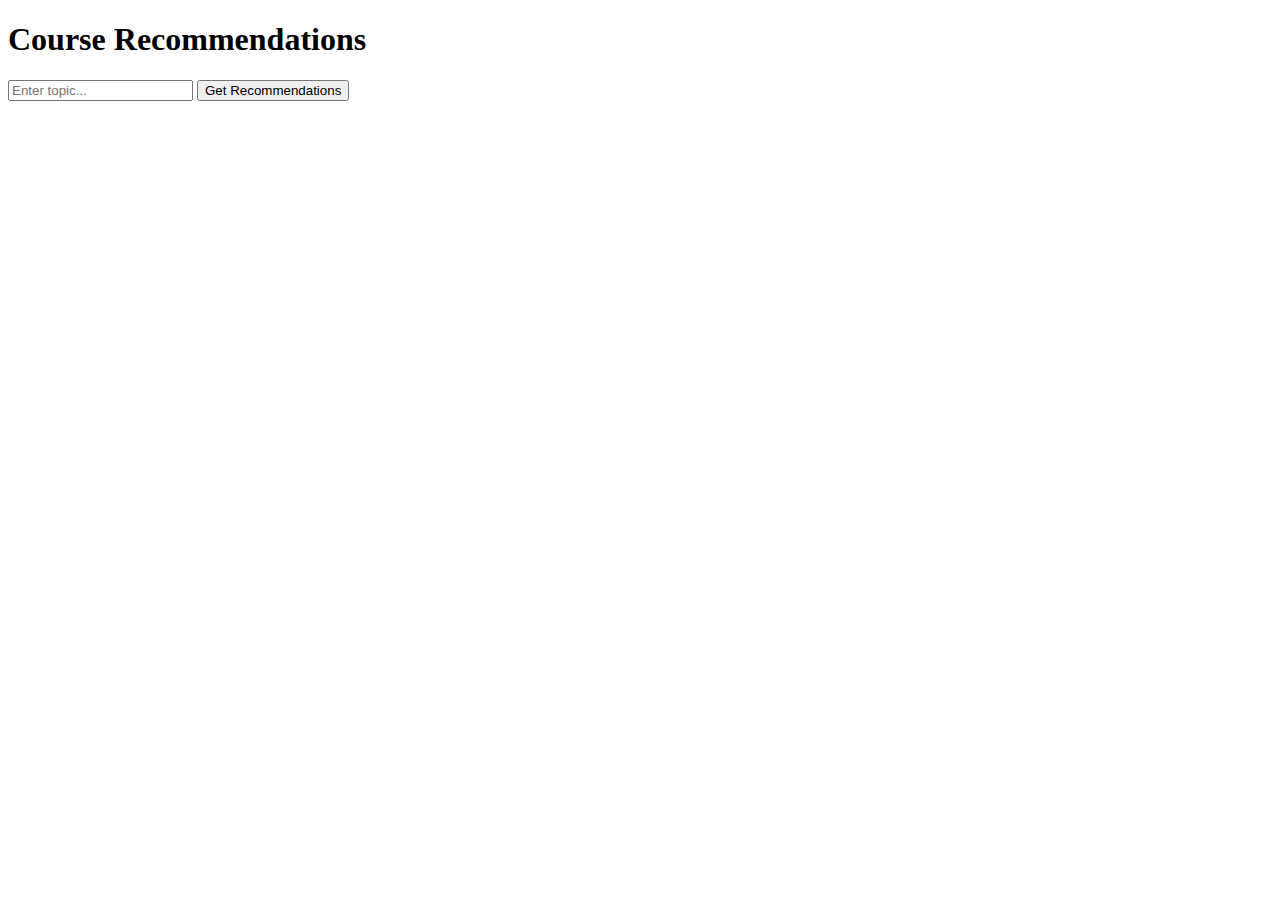
<file: courses.html>
<!DOCTYPE html>
<html lang="en">
<head>
    <meta charset="UTF-8">
    <meta name="viewport" content="width=device-width, initial-scale=1.0">
    <title>Course Recommendations</title>
    <script src="script.js" defer></script>
    <style>
    
    </style>
</head>
<body>
    <h1>Course Recommendations</h1>
    <form id="chat-form">
        <input type="text" id="user-message" placeholder="Enter topic..." />
        <button type="submit">Get Recommendations</button>
    </form>
    <div id="chat-output"></div>
</body>
</html>
</file>
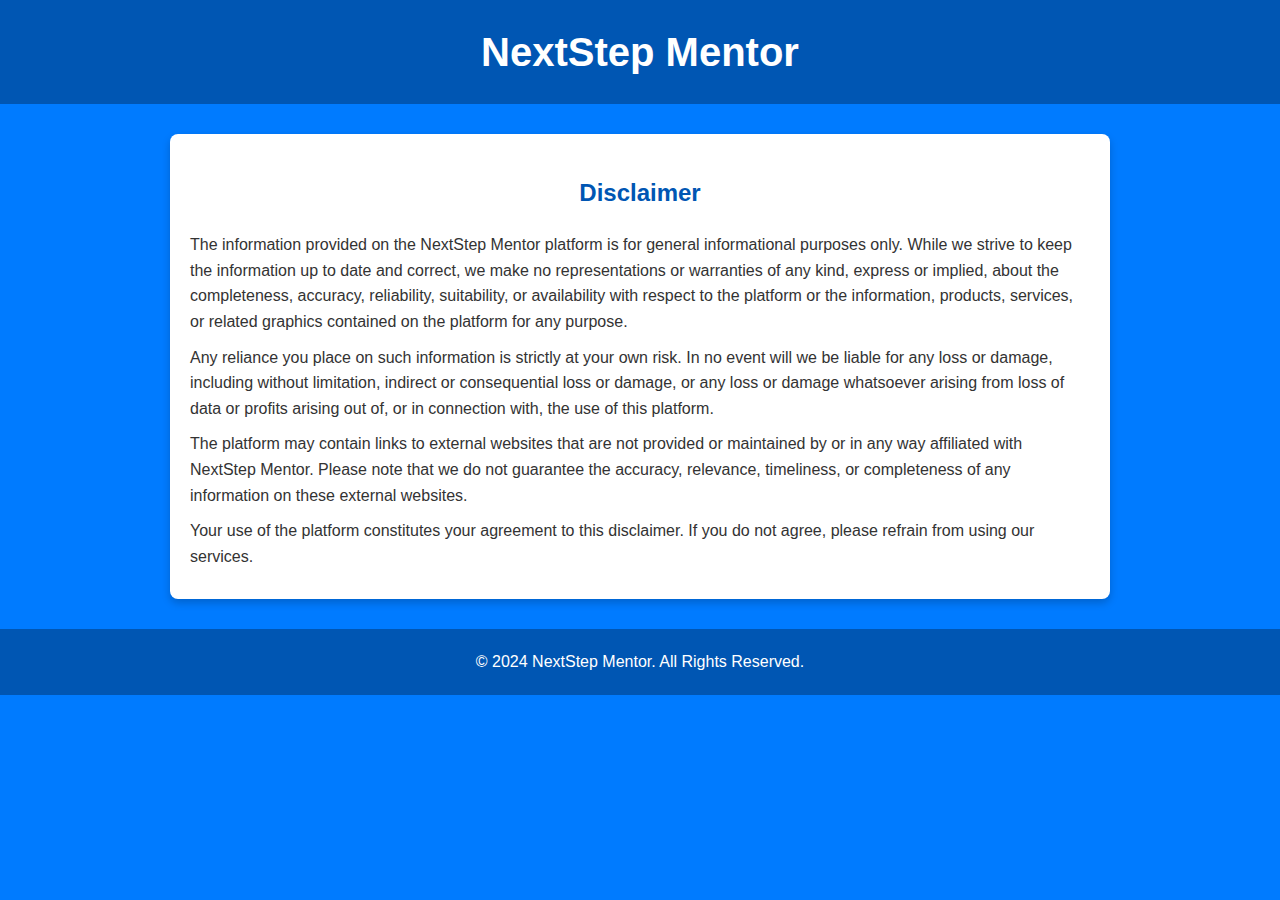
<file: dis.html>
<!DOCTYPE html>
<html lang="en">
<head>
    <meta charset="UTF-8">
    <meta name="viewport" content="width=device-width, initial-scale=1.0">
    <title>Disclaimer - NextStep Mentor</title>
    <style>
        /* General Styles */
        body {
            margin: 0;
            font-family: Arial, sans-serif;
            color: #fff;
            line-height: 1.6;
            background-color: #007bff;
        }

        header {
            text-align: center;
            padding: 20px;
            background-color: #0056b3;
        }

        header h1 {
            margin: 0;
            font-size: 2.5em;
        }

        .container {
            max-width: 900px;
            margin: 30px auto;
            padding: 20px;
            background-color: #fff;
            color: #333;
            border-radius: 8px;
            box-shadow: 0 4px 8px rgba(0, 0, 0, 0.2);
        }

        h2 {
            color: #0056b3;
            margin-bottom: 20px;
            text-align: center;
        }

        p {
            margin: 10px 0;
        }

        ul {
            margin: 10px 0;
            padding-left: 20px;
        }

        ul li {
            margin-bottom: 10px;
        }

        footer {
            text-align: center;
            margin-top: 20px;
            padding: 10px 0;
            background-color: #0056b3;
            color: #fff;
        }
    </style>
</head>
<body>
    <header>
        <h1>NextStep Mentor</h1>
    </header>

    <div class="container">
        <h2>Disclaimer</h2>
        <p>The information provided on the NextStep Mentor platform is for general informational purposes only. While we strive to keep the information up to date and correct, we make no representations or warranties of any kind, express or implied, about the completeness, accuracy, reliability, suitability, or availability with respect to the platform or the information, products, services, or related graphics contained on the platform for any purpose.</p>

        <p>Any reliance you place on such information is strictly at your own risk. In no event will we be liable for any loss or damage, including without limitation, indirect or consequential loss or damage, or any loss or damage whatsoever arising from loss of data or profits arising out of, or in connection with, the use of this platform.</p>

        <p>The platform may contain links to external websites that are not provided or maintained by or in any way affiliated with NextStep Mentor. Please note that we do not guarantee the accuracy, relevance, timeliness, or completeness of any information on these external websites.</p>

        <p>Your use of the platform constitutes your agreement to this disclaimer. If you do not agree, please refrain from using our services.</p>
    </div>

    <footer>
        <p>&copy; 2024 NextStep Mentor. All Rights Reserved.</p>
    </footer>
</body>
</html>
</file>
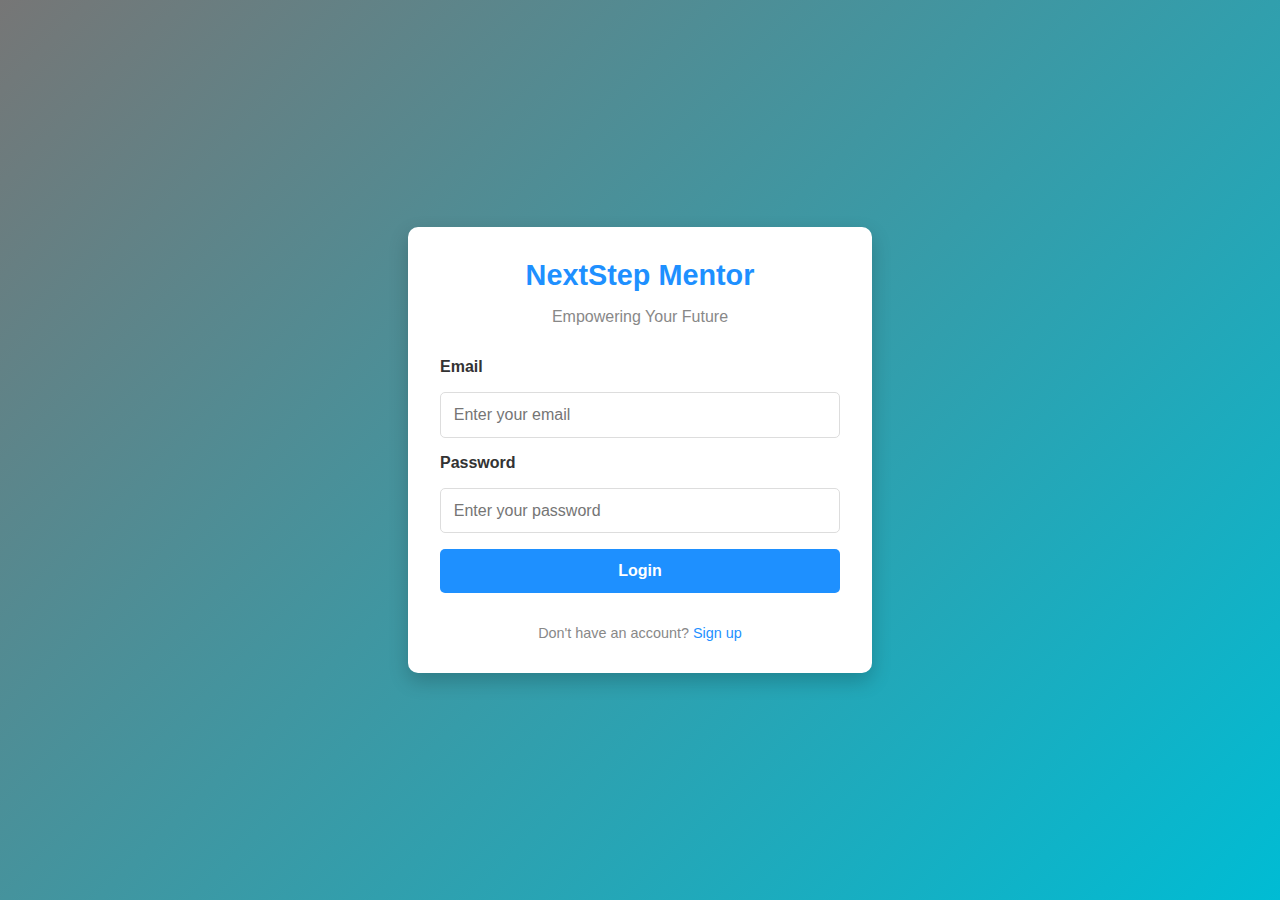
<file: login.html>
<!DOCTYPE html>
<html lang="en">
<head>
    <meta charset="UTF-8">
    <meta name="viewport" content="width=device-width, initial-scale=1.0">
    <title>NextStep Mentor - Login</title>
    <style>
        /* Reset and basic styles */
        body {
            font-family: 'Arial', sans-serif;
            margin: 0;
            padding: 0;
            display: flex;
            justify-content: center;
            align-items: center;
            height: 100vh;
            background: linear-gradient(135deg, #767676, #00bcd4);
            color: #fff;
        }

        .login-container {
            background: #fff;
            color: #333;
            padding: 2rem;
            border-radius: 10px;
            box-shadow: 0 8px 20px rgba(0, 0, 0, 0.2);
            max-width: 400px;
            width: 100%;
            text-align: center;
        }

        .logo {
            font-size: 1.8rem;
            font-weight: bold;
            color: #1e90ff;
            margin-bottom: 1rem;
        }

        .tagline {
            font-size: 1rem;
            margin-bottom: 2rem;
            color: #888;
        }

        form {
            display: flex;
            flex-direction: column;
            gap: 1rem;
        }

        label {
            font-weight: bold;
            text-align: left;
        }

        input[type="email"], input[type="password"] {
            padding: 0.8rem;
            border: 1px solid #ddd;
            border-radius: 5px;
            font-size: 1rem;
            outline: none;
            transition: all 0.3s ease;
        }

        input[type="email"]:focus, input[type="password"]:focus {
            border-color: #1e90ff;
            box-shadow: 0 0 5px rgba(30, 144, 255, 0.5);
        }

        button {
            padding: 0.8rem;
            font-size: 1rem;
            font-weight: bold;
            background: #1e90ff;
            color: #fff;
            border: none;
            border-radius: 5px;
            cursor: pointer;
            transition: background 0.3s ease;
        }

        button:hover {
            background: #808080;
        }

        .footer {
            margin-top: 2rem;
            font-size: 0.9rem;
            color: #888;
        }

        .footer a {
            color: #1e90ff;
            text-decoration: none;
        }

        .footer a:hover {
            text-decoration: underline;
        }

        /* Responsive Design */
        @media (max-width: 480px) {
            .login-container {
                padding: 1.5rem;
            }

            .logo {
                font-size: 1.5rem;
            }

            .tagline {
                font-size: 0.9rem;
            }
        }
    </style>
</head>
<body>
    <div class="login-container">
        <div class="logo">NextStep Mentor</div>
        <div class="tagline">Empowering Your Future</div>
        <form method="POST">
            <label for="email">Email</label>
            <input type="email" name="email" id="email" placeholder="Enter your email" required>
            
            <label for="password">Password</label>
            <input type="password" name="password" id="password" placeholder="Enter your password" required>
            
            <button type="submit">Login</button>
        </form>
        <div class="footer">
            Don't have an account? <a href="#">Sign up</a>
        </div>
    </div>
</body>
</html>
</file>
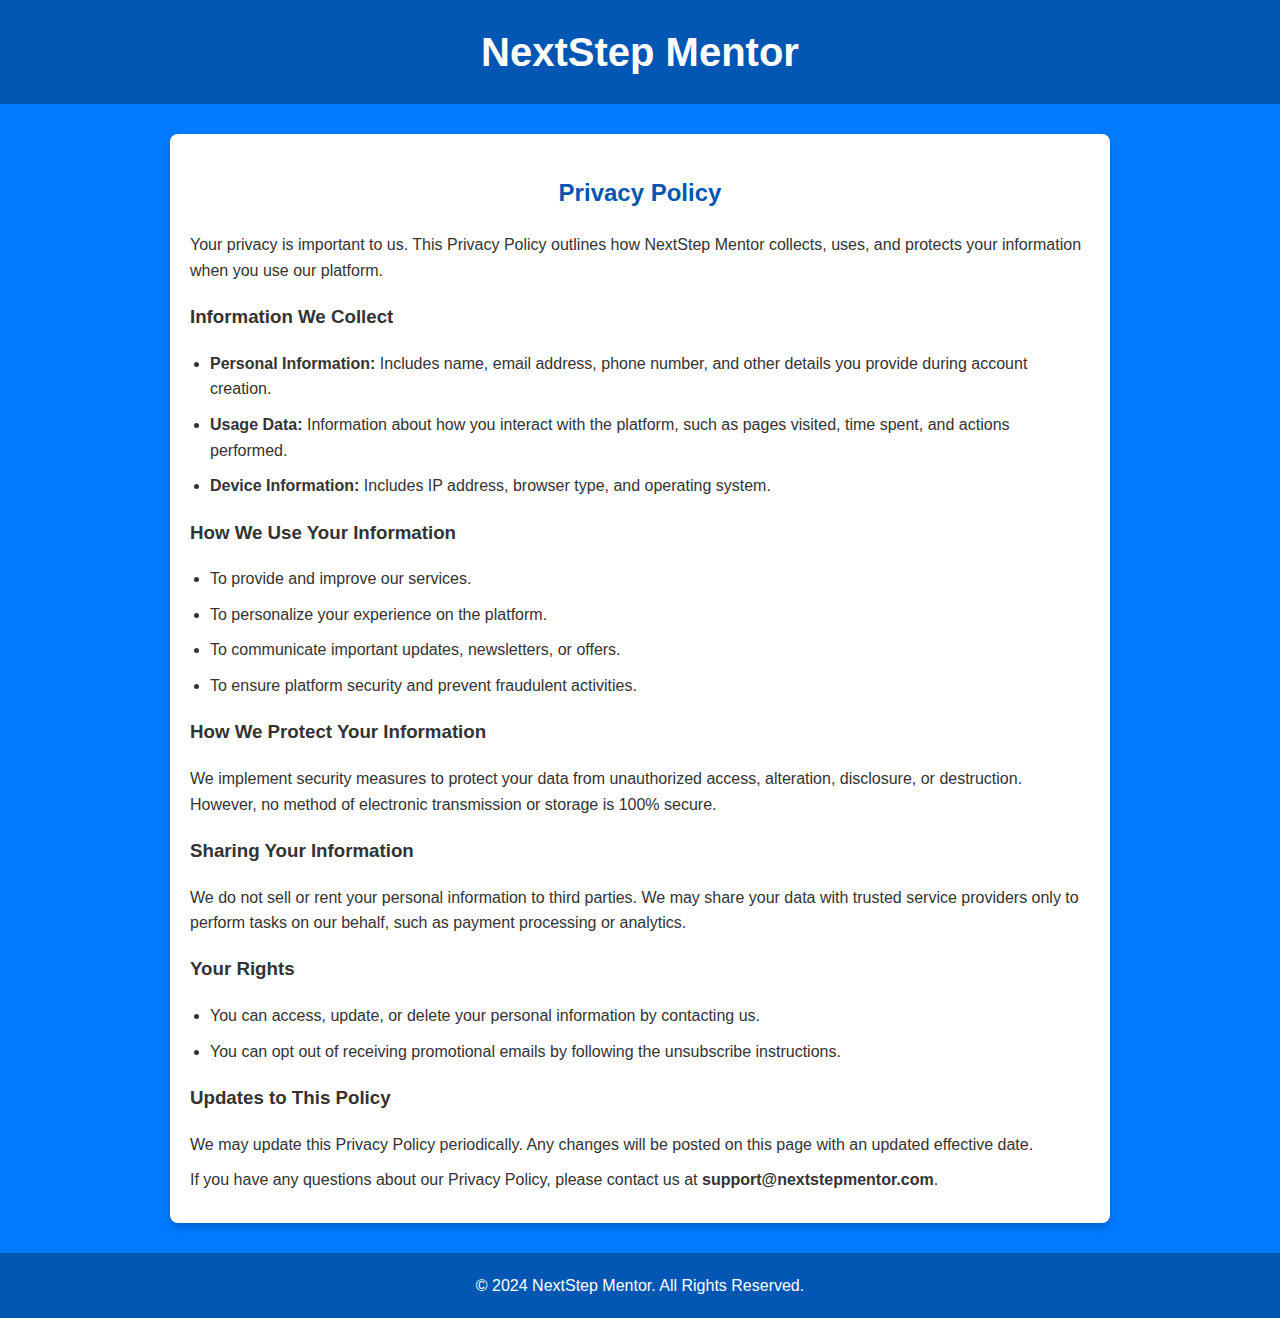
<file: pp.html>
<!DOCTYPE html>
<html lang="en">
<head>
    <meta charset="UTF-8">
    <meta name="viewport" content="width=device-width, initial-scale=1.0">
    <title>Privacy Policy - NextStep Mentor</title>
    <style>
        /* General Styles */
        body {
            margin: 0;
            font-family: Arial, sans-serif;
            color: #fff;
            line-height: 1.6;
            background-color: #007bff;
        }

        header {
            text-align: center;
            padding: 20px;
            background-color: #0056b3;
        }

        header h1 {
            margin: 0;
            font-size: 2.5em;
        }

        .container {
            max-width: 900px;
            margin: 30px auto;
            padding: 20px;
            background-color: #fff;
            color: #333;
            border-radius: 8px;
            box-shadow: 0 4px 8px rgba(0, 0, 0, 0.2);
        }

        h2 {
            color: #0056b3;
            margin-bottom: 20px;
            text-align: center;
        }

        p {
            margin: 10px 0;
        }

        ul {
            margin: 10px 0;
            padding-left: 20px;
        }

        ul li {
            margin-bottom: 10px;
        }

        footer {
            text-align: center;
            margin-top: 20px;
            padding: 10px 0;
            background-color: #0056b3;
            color: #fff;
        }
    </style>
</head>
<body>
    <header>
        <h1>NextStep Mentor</h1>
    </header>

    <div class="container">
        <h2>Privacy Policy</h2>
        <p>Your privacy is important to us. This Privacy Policy outlines how NextStep Mentor collects, uses, and protects your information when you use our platform.</p>

        <h3>Information We Collect</h3>
        <ul>
            <li><strong>Personal Information:</strong> Includes name, email address, phone number, and other details you provide during account creation.</li>
            <li><strong>Usage Data:</strong> Information about how you interact with the platform, such as pages visited, time spent, and actions performed.</li>
            <li><strong>Device Information:</strong> Includes IP address, browser type, and operating system.</li>
        </ul>

        <h3>How We Use Your Information</h3>
        <ul>
            <li>To provide and improve our services.</li>
            <li>To personalize your experience on the platform.</li>
            <li>To communicate important updates, newsletters, or offers.</li>
            <li>To ensure platform security and prevent fraudulent activities.</li>
        </ul>

        <h3>How We Protect Your Information</h3>
        <p>We implement security measures to protect your data from unauthorized access, alteration, disclosure, or destruction. However, no method of electronic transmission or storage is 100% secure.</p>

        <h3>Sharing Your Information</h3>
        <p>We do not sell or rent your personal information to third parties. We may share your data with trusted service providers only to perform tasks on our behalf, such as payment processing or analytics.</p>

        <h3>Your Rights</h3>
        <ul>
            <li>You can access, update, or delete your personal information by contacting us.</li>
            <li>You can opt out of receiving promotional emails by following the unsubscribe instructions.</li>
        </ul>

        <h3>Updates to This Policy</h3>
        <p>We may update this Privacy Policy periodically. Any changes will be posted on this page with an updated effective date.</p>

        <p>If you have any questions about our Privacy Policy, please contact us at <strong>support@nextstepmentor.com</strong>.</p>
    </div>

    <footer>
        <p>&copy; 2024 NextStep Mentor. All Rights Reserved.</p>
    </footer>
</body>
</html>
</file>
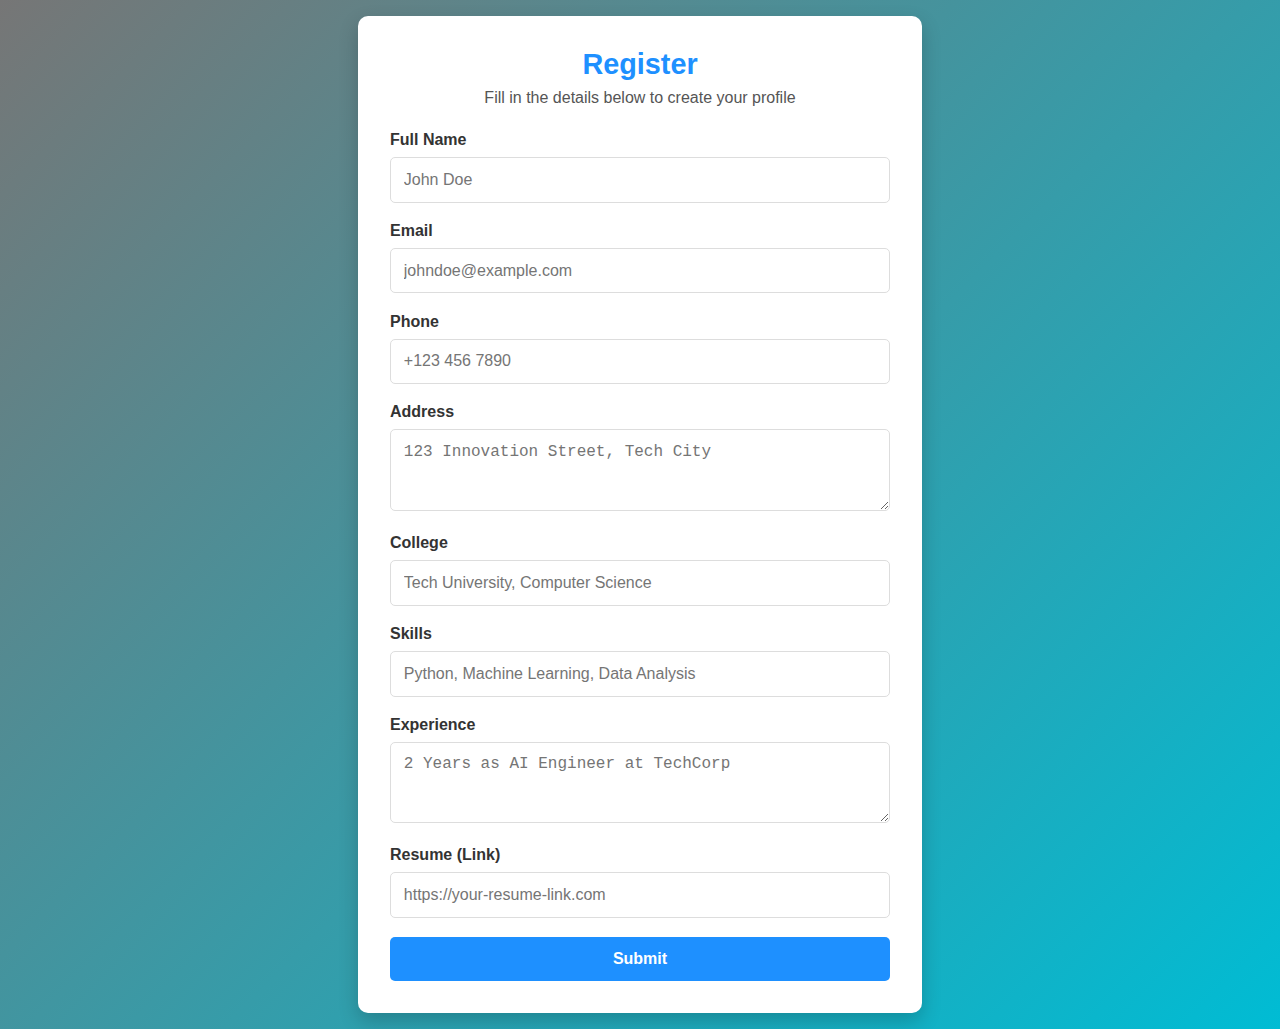
<file: registration.html>
<!DOCTYPE html>
<html lang="en">
<head>
    <meta charset="UTF-8">
    <meta name="viewport" content="width=device-width, initial-scale=1.0">
    <title>NextStep Mentor - Registration</title>
    <style>
        /* Reset and basic styles */
        body {
            font-family: 'Arial', sans-serif;
            margin: 0;
            padding: 0;
            display: flex;
            justify-content: center;
            align-items: center;
            min-height: 100vh;
            background: linear-gradient(135deg, #767676, #00bcd4);
            color: #fff;
            padding: 1rem;
        }

        .registration-container {
            background: #fff;
            color: #333;
            padding: 2rem;
            border-radius: 10px;
            box-shadow: 0 8px 20px rgba(0, 0, 0, 0.2);
            max-width: 500px;
            width: 100%;
            margin: 0 auto;
        }

        .registration-header {
            text-align: center;
            margin-bottom: 1.5rem;
        }

        .registration-header h1 {
            font-size: 1.8rem;
            color: #1e90ff;
            margin: 0;
        }

        .registration-header p {
            color: #555;
            margin: 0.5rem 0 0;
            font-size: 1rem;
        }

        .form-group {
            margin-bottom: 1.2rem;
        }

        .form-group label {
            font-weight: bold;
            display: block;
            margin-bottom: 0.5rem;
        }

        .form-group input, 
        .form-group textarea {
            width: 100%;
            padding: 0.8rem;
            font-size: 1rem;
            border: 1px solid #ddd;
            border-radius: 5px;
            box-sizing: border-box;
        }

        .form-group input:focus, 
        .form-group textarea:focus {
            border-color: #1e90ff;
            outline: none;
            box-shadow: 0 0 5px rgba(30, 144, 255, 0.5);
        }

        .submit-btn {
            width: 100%;
            background: #1e90ff;
            color: #fff;
            padding: 0.8rem;
            border: none;
            border-radius: 5px;
            cursor: pointer;
            transition: background 0.3s ease;
            font-size: 1rem;
            font-weight: bold;
        }

        .submit-btn:hover {
            background: #00bcd4;
        }

        /* Responsive Design */
        @media (max-width: 480px) {
            .registration-container {
                padding: 1.5rem;
            }

            .registration-header h1 {
                font-size: 1.6rem;
            }

            .form-group label {
                font-size: 0.9rem;
            }

            .form-group input,
            .form-group textarea {
                padding: 0.6rem;
                font-size: 0.9rem;
            }

            .submit-btn {
                padding: 0.7rem;
                font-size: 0.9rem;
            }
        }
    </style>
</head>
<body>
    <div class="registration-container">
        <!-- Registration Header -->
        <div class="registration-header">
            <h1>Register</h1>
            <p>Fill in the details below to create your profile</p>
        </div>
        <!-- Registration Form -->
        <form action="#" method="post">
            <div class="form-group">
                <label for="full-name">Full Name</label>
                <input type="text" id="full-name" name="full_name" placeholder="John Doe" aria-label="Full Name" required>
            </div>
            <div class="form-group">
                <label for="email">Email</label>
                <input type="email" id="email" name="email" placeholder="johndoe@example.com" aria-label="Email" required>
            </div>
            <div class="form-group">
                <label for="phone">Phone</label>
                <input type="text" id="phone" name="phone" placeholder="+123 456 7890" aria-label="Phone" required>
            </div>
            <div class="form-group">
                <label for="address">Address</label>
                <textarea id="address" name="address" placeholder="123 Innovation Street, Tech City" rows="3" aria-label="Address" required></textarea>
            </div>
            <div class="form-group">
                <label for="college">College</label>
                <input type="text" id="college" name="college" placeholder="Tech University, Computer Science" aria-label="College" required>
            </div>
            <div class="form-group">
                <label for="skills">Skills</label>
                <input type="text" id="skills" name="skills" placeholder="Python, Machine Learning, Data Analysis" aria-label="Skills" required>
            </div>
            <div class="form-group">
                <label for="experience">Experience</label>
                <textarea id="experience" name="experience" placeholder="2 Years as AI Engineer at TechCorp" rows="3" aria-label="Experience" required></textarea>
            </div>
            <div class="form-group">
                <label for="resume">Resume (Link)</label>
                <input type="url" id="resume" name="resume" placeholder="https://your-resume-link.com" aria-label="Resume Link" required>
            </div>
            <button type="submit" class="submit-btn">Submit</button>
        </form>
    </div>
</body>
</html>
</file>
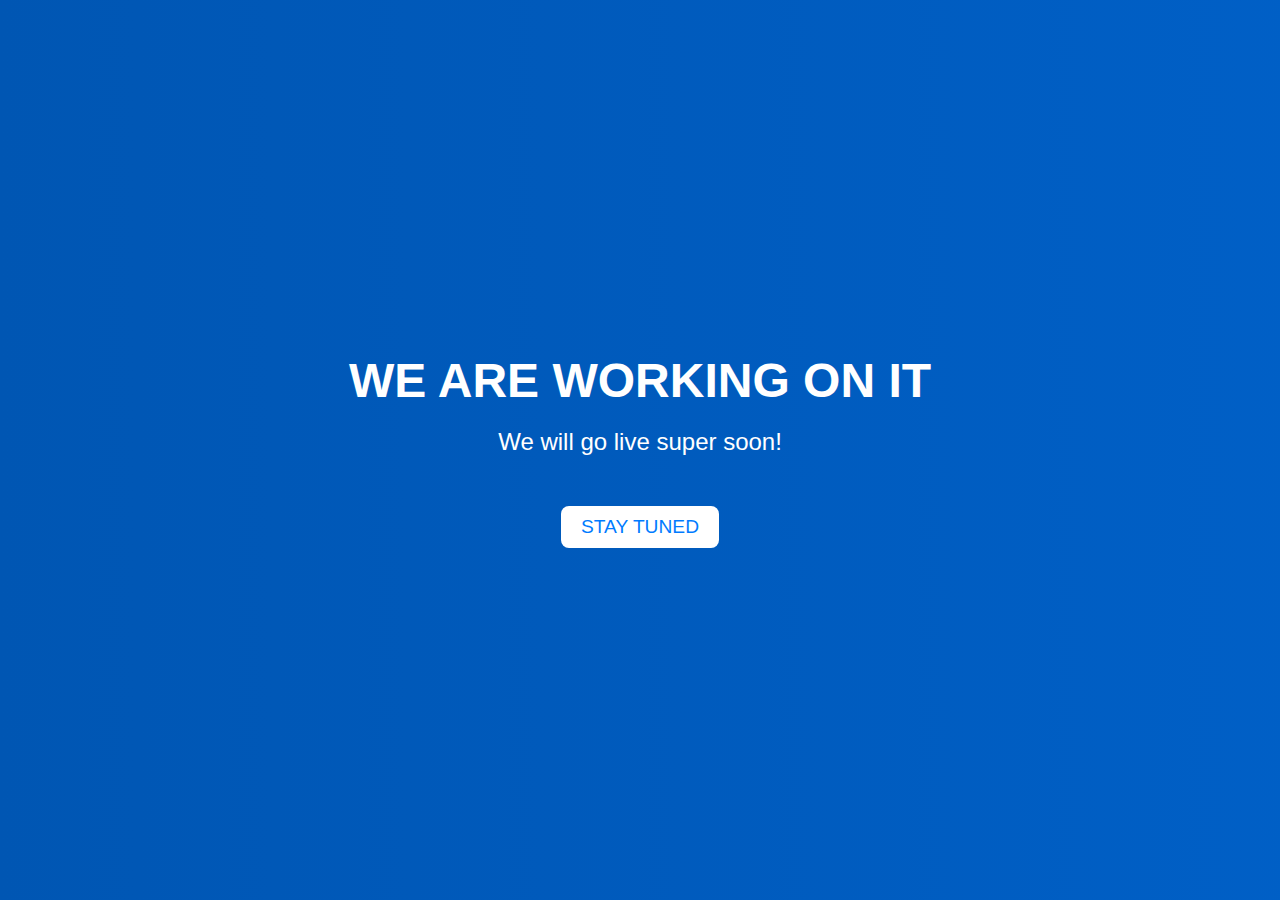
<file: soon.html>
<!DOCTYPE html>
<html lang="en">
<head>
    <meta charset="UTF-8">
    <meta name="viewport" content="width=device-width, initial-scale=1.0">
    <title>Coming Soon - NextStep Mentor</title>
    <style>
        /* General Styles */
        body {
            margin: 0;
            font-family: Arial, sans-serif;
            color: #fff;
            text-align: center;
            height: 100vh;
            background: linear-gradient(270deg, #007bff, #0056b3);
            background-size: 400% 400%;
            animation: gradientMove 10s ease infinite;
            display: flex;
            align-items: center;
            justify-content: center;
        }

        h1 {
            font-size: 3em;
            margin: 0;
            text-transform: uppercase;
        }

        p {
            font-size: 1.5em;
            margin: 20px 0;
            animation: blink 1.5s step-start infinite;
        }

        .container {
            max-width: 800px;
            padding: 20px;
        }

        .button {
            margin-top: 30px;
            padding: 10px 20px;
            font-size: 1.2em;
            color: #007bff;
            background-color: #fff;
            border: none;
            border-radius: 8px;
            cursor: pointer;
            text-transform: uppercase;
            transition: all 0.3s ease;
        }

        .button:hover {
            background-color: #0056b3;
            color: #fff;
        }

        @keyframes gradientMove {
            0% { background-position: 0% 50%; }
            50% { background-position: 100% 50%; }
            100% { background-position: 0% 50%; }
        }

        @keyframes blink {
            0%, 100% { opacity: 1; }
            50% { opacity: 0; }
        }
    </style>
</head>
<body>
    <div class="container">
        <h1>We Are Working On It</h1>
        <p>We will go live super soon!</p>
        <button class="button">Stay Tuned</button>
    </div>
</body>
</html>
</file>
